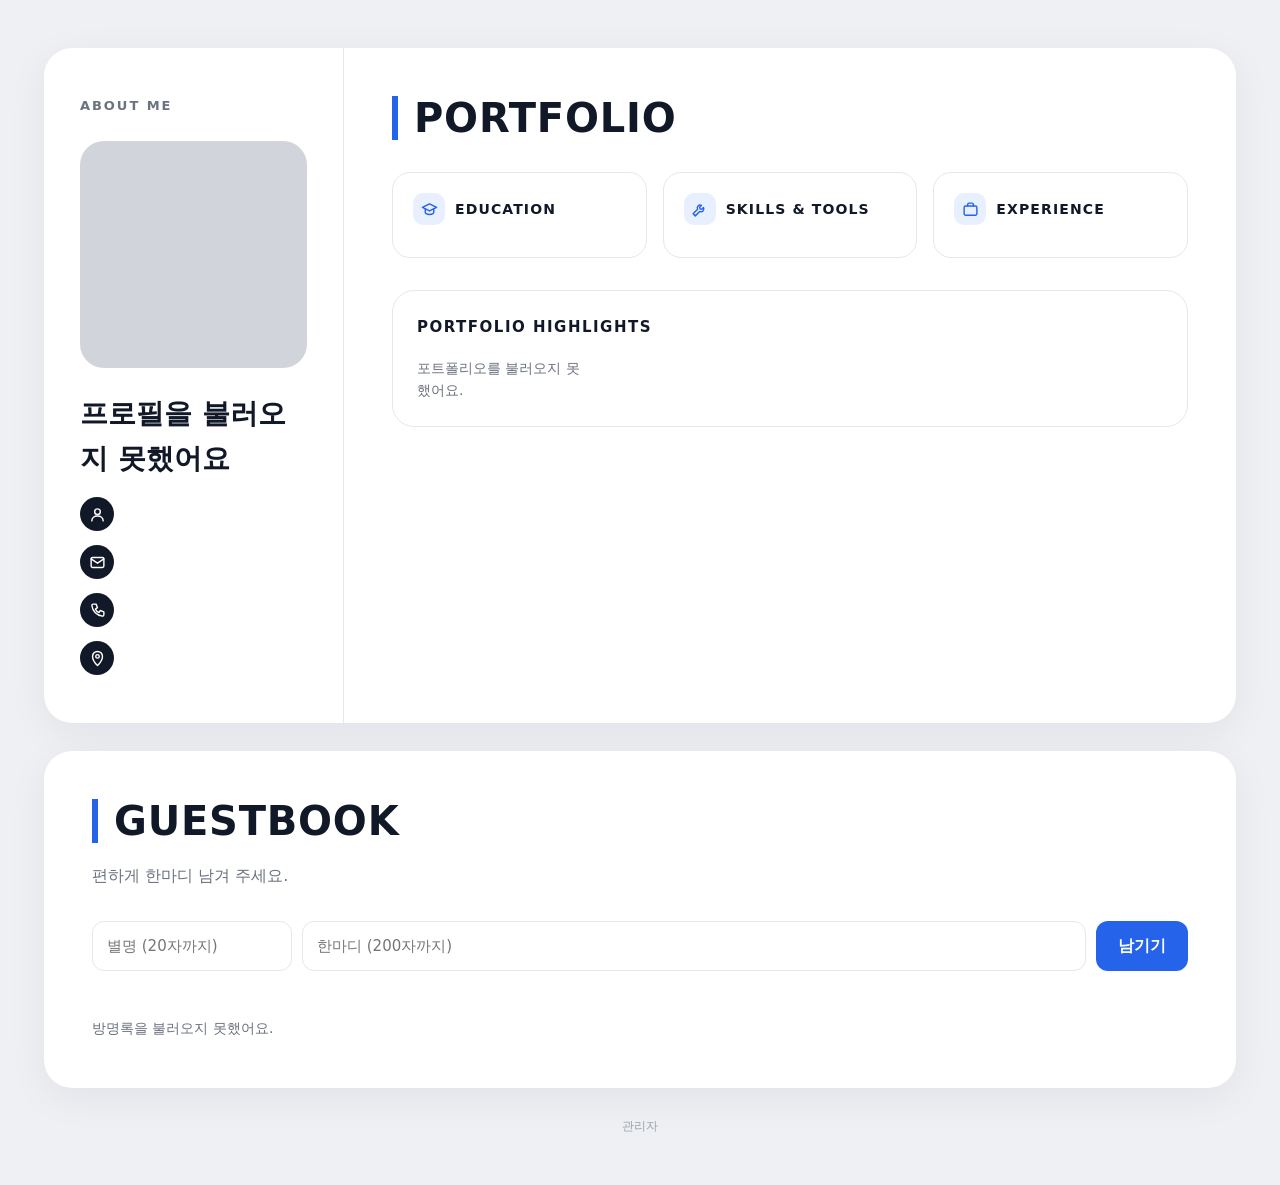
<file: index.html>
<!doctype html>
<html lang="ko">
<head>
  <meta charset="utf-8">
  <meta name="viewport" content="width=device-width, initial-scale=1">
  <title>포트폴리오</title>
  <link rel="stylesheet" href="style.css">
</head>
<body>
  <main class="page">
    <!-- 흰 큰 카드 -->
    <section class="sheet">
      <!-- 왼쪽: ABOUT ME -->
      <aside class="about">
        <p class="section-label">ABOUT ME</p>
        <div class="photo" id="photo"></div>
        <h2 class="about-name" id="name">불러오는 중…</h2>
        <p class="about-title" id="title"></p>
        <p class="badge" id="career-badge" hidden></p>

        <ul class="info">
          <li>
            <span class="info-icon">
              <svg viewBox="0 0 24 24"><circle cx="12" cy="8" r="4"/><path d="M4 21c0-4.4 3.6-7 8-7s8 2.6 8 7"/></svg>
            </span>
            <span id="info-name"></span>
          </li>
          <li>
            <span class="info-icon">
              <svg viewBox="0 0 24 24"><rect x="3" y="5" width="18" height="14" rx="2"/><path d="M3 7l9 6 9-6"/></svg>
            </span>
            <span id="info-email"></span>
          </li>
          <li>
            <span class="info-icon">
              <svg viewBox="0 0 24 24"><path d="M6 3h4l2 5-3 2a11 11 0 0 0 5 5l2-3 5 2v4a2 2 0 0 1-2 2A17 17 0 0 1 4 5a2 2 0 0 1 2-2z"/></svg>
            </span>
            <span id="info-phone"></span>
          </li>
          <li>
            <span class="info-icon">
              <svg viewBox="0 0 24 24"><path d="M12 22s7-7.2 7-13a7 7 0 0 0-14 0c0 5.8 7 13 7 13z"/><circle cx="12" cy="9" r="2.5"/></svg>
            </span>
            <span id="info-location"></span>
          </li>
        </ul>
      </aside>

      <!-- 오른쪽: PORTFOLIO -->
      <div class="content">
        <h1 class="big-title">PORTFOLIO</h1>
        <p class="headline" id="headline"></p>
        <p class="intro" id="intro"></p>

        <div class="facts">
          <div class="fact">
            <h3 class="fact-title">
              <span class="fact-icon">
                <svg viewBox="0 0 24 24"><path d="M2 9l10-5 10 5-10 5z"/><path d="M6 11v5c0 1.7 2.7 3 6 3s6-1.3 6-3v-5"/></svg>
              </span>
              EDUCATION
            </h3>
            <p class="fact-text" id="education"></p>
          </div>
          <div class="fact">
            <h3 class="fact-title">
              <span class="fact-icon">
                <svg viewBox="0 0 24 24"><path d="M14.7 6.3a4 4 0 0 0-5.4 5.4L3 18l3 3 6.3-6.3a4 4 0 0 0 5.4-5.4l-2.5 2.5-2.4-.6-.6-2.4z"/></svg>
              </span>
              SKILLS &amp; TOOLS
            </h3>
            <div class="chips" id="skills"></div>
          </div>
          <div class="fact">
            <h3 class="fact-title">
              <span class="fact-icon">
                <svg viewBox="0 0 24 24"><rect x="3" y="7" width="18" height="13" rx="2"/><path d="M8 7V5a2 2 0 0 1 2-2h4a2 2 0 0 1 2 2v2"/></svg>
              </span>
              EXPERIENCE
            </h3>
            <p class="fact-text" id="experience"></p>
          </div>
        </div>

        <div class="highlights">
          <h3 class="highlights-title">PORTFOLIO HIGHLIGHTS</h3>
          <div class="cards" id="cards">
            <p class="empty">불러오는 중…</p>
          </div>
        </div>

        <blockquote class="quote" id="quote"></blockquote>
      </div>
    </section>

    <!-- 방명록 상자 -->
    <section class="sheet guestbook">
      <h2 class="big-title">GUESTBOOK</h2>
      <p class="intro">편하게 한마디 남겨 주세요.</p>

      <div class="gb-form">
        <input id="gb-nickname" type="text" maxlength="20" placeholder="별명 (20자까지)">
        <input id="gb-message" type="text" maxlength="200" placeholder="한마디 (200자까지)">
        <button type="button" id="gb-submit" class="btn">남기기</button>
      </div>
      <p class="gb-status" id="gb-status"></p>

      <ul class="gb-list" id="gb-list">
        <li class="empty">불러오는 중…</li>
      </ul>
    </section>

    <footer class="footer">
      <a href="admin.html">관리자</a>
    </footer>
  </main>

  <script src="script.js"></script>
</body>
</html>
</file>
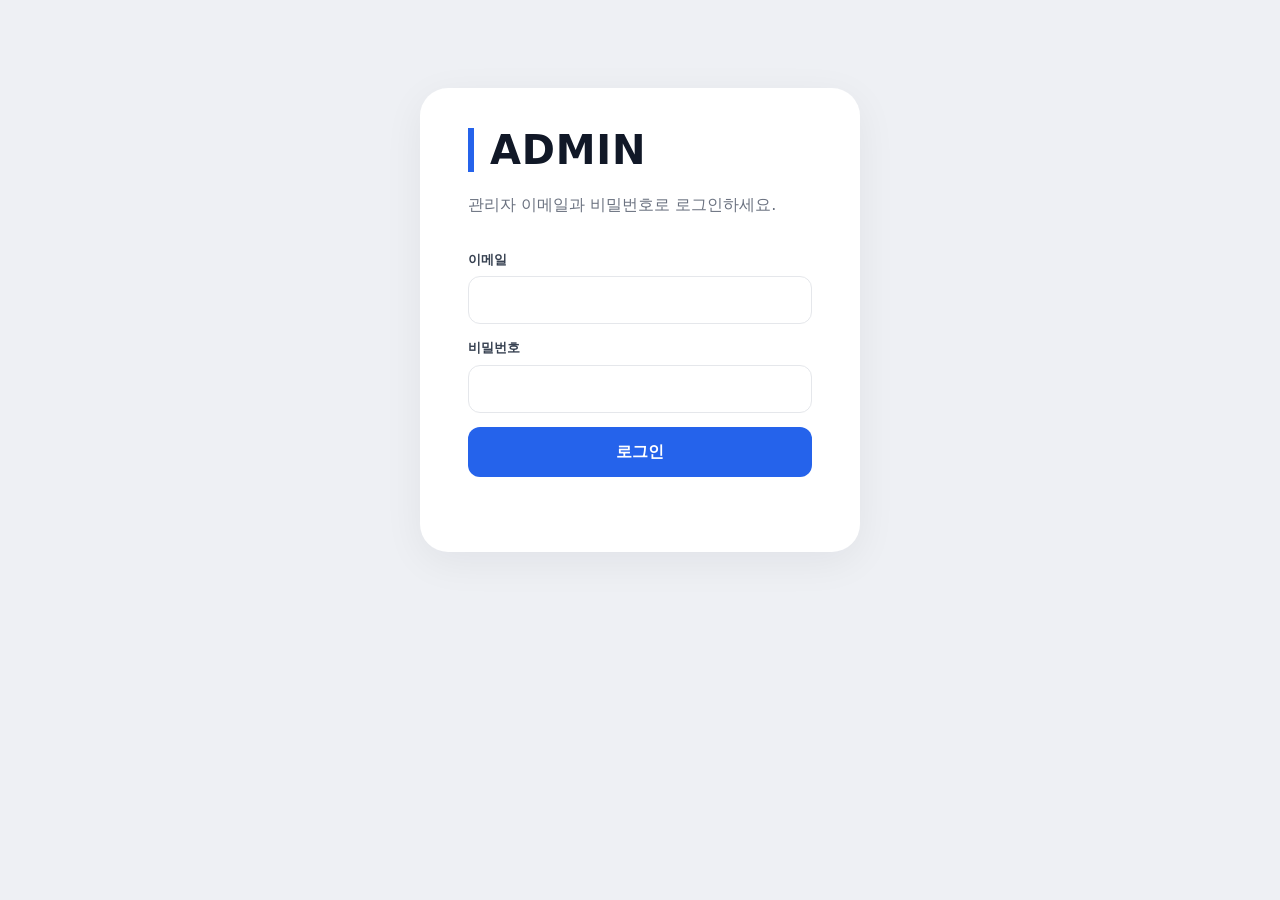
<file: admin.html>
<!doctype html>
<html lang="ko">
<head>
  <meta charset="utf-8">
  <meta name="viewport" content="width=device-width, initial-scale=1">
  <meta name="robots" content="noindex">
  <title>관리자</title>
  <link rel="stylesheet" href="style.css">
  <style>
    /* ===== 관리자 화면에만 쓰는 모양 ===== */
    .admin .sheet { display: block; padding: 40px 48px; margin-bottom: 24px; }
    .admin-top {
      display: flex; align-items: center; justify-content: space-between;
      gap: 16px; flex-wrap: wrap; margin-bottom: 24px;
    }
    .admin-top .big-title { margin: 0; }
    .admin-who { color: var(--gray); font-size: 14px; }
    .sub-title { margin: 0 0 20px; font-size: 22px; font-weight: 800; }

    .login { max-width: 440px; margin: 40px auto; }

    .form { display: grid; grid-template-columns: minmax(0, 1fr); gap: 14px; }
    .form-grid { display: grid; grid-template-columns: repeat(2, 1fr); gap: 14px; }
    .field { display: grid; grid-template-columns: minmax(0, 1fr); gap: 6px; min-width: 0; }
    .field.wide { grid-column: 1 / -1; }
    .field > span { font-size: 13px; font-weight: 700; color: #374151; }
    .field input, .field textarea {
      padding: 11px 13px; border: 1px solid var(--line); border-radius: 12px;
      font: inherit; font-size: 15px; min-width: 0; background: var(--white);
    }
    .field textarea { min-height: 84px; resize: vertical; }
    .field input:focus, .field textarea:focus { outline: 2px solid var(--blue); outline-offset: -1px; }
    .hint { color: var(--gray); font-size: 12px; }

    .file-box {
      display: flex; align-items: center; gap: 12px; flex-wrap: wrap;
      padding: 12px; border: 1px dashed var(--line); border-radius: 12px;
    }
    .file-box .preview {
      width: 72px; height: 72px; border-radius: 12px; background: var(--placeholder);
      overflow: hidden; flex: 0 0 auto;
    }
    .file-box .preview img { width: 100%; height: 100%; object-fit: cover; display: block; }
    .file-box a { color: var(--blue); font-size: 14px; word-break: break-all; }
    .file-box input[type="file"] { font-size: 14px; max-width: 100%; min-width: 0; }

    .row-actions { display: flex; gap: 8px; flex-wrap: wrap; align-items: center; }
    .btn-line {
      padding: 8px 14px; border: 1px solid var(--line); border-radius: 10px;
      background: var(--white); color: var(--text); font: inherit; font-size: 14px; cursor: pointer;
      text-decoration: none;
    }
    .btn-line:hover { border-color: var(--blue); color: var(--blue); }
    .btn-line:disabled { opacity: 0.4; cursor: default; }
    .btn-danger { color: #dc2626; }
    .btn-danger:hover { border-color: #dc2626; color: #dc2626; }

    .msg { min-height: 1.5em; margin: 0; font-size: 14px; color: var(--gray); }
    .msg.ok { color: #16a34a; }
    .msg.error { color: #dc2626; }

    .admin-list { list-style: none; margin: 0; padding: 0; display: grid; gap: 10px; }
    .admin-item {
      display: grid; grid-template-columns: 64px 1fr auto; gap: 14px; align-items: center;
      padding: 12px 14px; border: 1px solid var(--line); border-radius: 14px;
    }
    .admin-item.editing { border-color: var(--blue); background: var(--blue-soft); }
    .thumb { width: 64px; height: 44px; border-radius: 8px; background: var(--placeholder); overflow: hidden; }
    .thumb img { width: 100%; height: 100%; object-fit: cover; display: block; }
    .item-meta { color: var(--blue); font-size: 12px; font-weight: 700; }
    .item-title { font-weight: 800; }
    .item-sub { color: var(--gray); font-size: 13px; }

    .gb-admin-item { grid-template-columns: 1fr auto; }

    .editor { margin-bottom: 24px; padding: 20px; border: 1px solid var(--line); border-radius: 18px; }

    @media (max-width: 600px) {
      .admin .sheet { padding: 28px 20px; }
      .form-grid { grid-template-columns: minmax(0, 1fr); }
      .editor { padding: 14px; }
      .admin-item { grid-template-columns: 1fr; }
      .thumb { width: 100%; height: 120px; }
    }
  </style>
</head>
<body>
  <main class="page admin">

    <!-- 로그인 화면 -->
    <section class="sheet login" id="login-view" hidden>
      <h1 class="big-title">ADMIN</h1>
      <p class="intro">관리자 이메일과 비밀번호로 로그인하세요.</p>
      <div class="form">
        <label class="field"><span>이메일</span>
          <input id="login-email" type="email" autocomplete="username">
        </label>
        <label class="field"><span>비밀번호</span>
          <input id="login-password" type="password" autocomplete="current-password">
        </label>
        <button type="button" class="btn" id="login-btn">로그인</button>
        <p class="msg" id="login-msg"></p>
      </div>
    </section>

    <!-- 관리자가 아닐 때 -->
    <section class="sheet login" id="denied-view" hidden>
      <h1 class="big-title">ADMIN</h1>
      <p class="intro">관리자만 쓸 수 있어요.</p>
      <p class="admin-who" id="denied-who"></p>
      <button type="button" class="btn" data-logout>로그아웃</button>
    </section>

    <!-- 관리자 화면 -->
    <div id="admin-view" hidden>
      <section class="sheet">
        <div class="admin-top">
          <h1 class="big-title">ADMIN</h1>
          <div class="row-actions">
            <span class="admin-who" id="admin-who"></span>
            <a class="btn-line" href="index.html" target="_blank" rel="noopener">방문자 화면 보기</a>
            <button type="button" class="btn-line" data-logout>로그아웃</button>
          </div>
        </div>
        <p class="intro">여기서 바꾼 내용은 방문자 화면을 새로고침하면 바로 보여요.</p>
      </section>

      <!-- 프로필 -->
      <section class="sheet">
        <h2 class="sub-title">프로필</h2>
        <div class="form">
          <div class="field">
            <span>프로필 사진</span>
            <div class="file-box">
              <div class="preview" id="photo-preview"></div>
              <input type="file" id="photo-file" accept="image/png,image/jpeg,image/webp,image/gif">
              <button type="button" class="btn-line btn-danger" id="photo-remove">사진 빼기</button>
            </div>
            <span class="hint">이미지(png, jpg, webp, gif) · 10MB까지. 고르면 저장할 때 올라가요.</span>
          </div>
          <div class="form-grid" id="profile-fields"></div>
          <div class="row-actions">
            <button type="button" class="btn" id="profile-save">프로필 저장</button>
            <p class="msg" id="profile-msg"></p>
          </div>
        </div>
      </section>

      <!-- 포트폴리오 카드 -->
      <section class="sheet">
        <h2 class="sub-title">포트폴리오 카드</h2>

        <div class="editor">
          <h3 class="sub-title" id="editor-title">새 카드 추가</h3>
          <div class="form">
            <div class="form-grid">
              <label class="field"><span>번호</span><input id="p-number" type="text" placeholder="01"></label>
              <label class="field"><span>분류</span><input id="p-category" type="text"></label>
              <label class="field wide"><span>제목 (꼭 적기)</span><input id="p-title" type="text"></label>
              <label class="field wide"><span>설명</span><textarea id="p-description"></textarea></label>
              <label class="field wide"><span>태그 (쉼표로 나누기)</span><input id="p-tags" type="text" placeholder="UI/UX 리드 기획, 총괄 PM"></label>
            </div>

            <div class="field">
              <span>썸네일 이미지</span>
              <div class="file-box">
                <div class="preview" id="thumb-preview"></div>
                <input type="file" id="thumb-file" accept="image/png,image/jpeg,image/webp,image/gif">
                <button type="button" class="btn-line btn-danger" id="thumb-remove">썸네일 빼기</button>
              </div>
              <span class="hint">이미지(png, jpg, webp, gif) · 10MB까지</span>
            </div>

            <div class="field">
              <span>첨부 파일</span>
              <div class="file-box">
                <span id="attach-current" class="hint">없음</span>
                <input type="file" id="attach-file" accept="application/pdf,image/png,image/jpeg,image/webp,image/gif">
                <button type="button" class="btn-line btn-danger" id="attach-remove">첨부 빼기</button>
              </div>
              <span class="hint">PDF 또는 이미지 · 10MB까지. 방문자가 카드를 누르면 이 파일이 열려요.</span>
            </div>

            <div class="row-actions">
              <button type="button" class="btn" id="p-save">카드 추가</button>
              <button type="button" class="btn-line" id="p-cancel" hidden>수정 취소</button>
              <p class="msg" id="p-msg"></p>
            </div>
          </div>
        </div>

        <ul class="admin-list" id="project-list"></ul>
      </section>

      <!-- 좋아요 -->
      <section class="sheet">
        <h2 class="sub-title">좋아요</h2>
        <ul class="admin-list" id="like-list"></ul>
        <p class="msg" id="like-msg"></p>
      </section>

      <!-- 방명록 -->
      <section class="sheet">
        <h2 class="sub-title">방명록</h2>
        <p class="msg" id="gb-admin-msg"></p>
        <ul class="admin-list" id="gb-admin-list"></ul>
      </section>
    </div>
  </main>

  <script src="admin.js"></script>
</body>
</html>
</file>
<file: style.css>
/* ===== 기본 색과 글꼴 ===== */
:root {
  --bg: #eef0f4;          /* 연회색 바탕 */
  --white: #ffffff;
  --blue: #2563eb;        /* 파란 강조색 */
  --blue-soft: #e8efff;
  --text: #111827;
  --gray: #6b7280;
  --line: #e5e7eb;
  --placeholder: #d1d5db; /* 사진이 없을 때 회색 자리 */
}

* { box-sizing: border-box; }

/* hidden 이 붙은 것은 언제나 숨긴다 */
[hidden] { display: none !important; }

body {
  margin: 0;
  background: var(--bg);
  color: var(--text);
  font-family: "Pretendard", "Apple SD Gothic Neo", "Malgun Gothic", system-ui, sans-serif;
  line-height: 1.6;
}

.page {
  max-width: 1240px;
  margin: 0 auto;
  padding: 48px 24px;
}

/* ===== 흰 큰 카드 ===== */
.sheet {
  background: var(--white);
  border-radius: 28px;
  box-shadow: 0 10px 40px rgba(17, 24, 39, 0.06);
  display: grid;
  grid-template-columns: 300px 1fr;
}

/* ===== 왼쪽 ABOUT ME ===== */
.about {
  padding: 48px 36px;
  border-right: 1px solid var(--line);
}

.section-label {
  margin: 0 0 24px;
  font-size: 13px;
  font-weight: 700;
  letter-spacing: 0.15em;
  color: var(--gray);
}

.photo {
  width: 100%;
  aspect-ratio: 1 / 1;
  border-radius: 24px;
  background: var(--placeholder);
  overflow: hidden;
}
.photo img {
  width: 100%;
  height: 100%;
  object-fit: cover;
  display: block;
}

.about-name {
  margin: 24px 0 4px;
  font-size: 28px;
  font-weight: 800;
}

.about-title {
  margin: 0 0 16px;
  color: var(--blue);
  font-weight: 700;
}

.badge {
  display: inline-block;
  margin: 0 0 28px;
  padding: 6px 14px;
  border: 1.5px solid var(--blue);
  border-radius: 999px;
  color: var(--blue);
  font-size: 14px;
  font-weight: 700;
}

.info {
  list-style: none;
  margin: 0;
  padding: 0;
  display: grid;
  gap: 14px;
}
.info li {
  display: flex;
  align-items: center;
  gap: 12px;
  font-size: 15px;
  word-break: break-all;
}

/* 동그란 검정 아이콘 */
.info-icon {
  flex: 0 0 34px;
  width: 34px;
  height: 34px;
  border-radius: 50%;
  background: var(--text);
  display: grid;
  place-items: center;
}
.info-icon svg,
.fact-icon svg {
  width: 17px;
  height: 17px;
  fill: none;
  stroke: currentColor;
  stroke-width: 2;
  stroke-linecap: round;
  stroke-linejoin: round;
}
.info-icon svg { color: var(--white); }

/* ===== 오른쪽 PORTFOLIO ===== */
.content {
  padding: 48px 48px 40px;
  min-width: 0;
}

/* 파란 세로 막대가 붙은 큰 제목 */
.big-title {
  margin: 0 0 20px;
  padding-left: 16px;
  border-left: 6px solid var(--blue);
  font-size: 40px;
  font-weight: 900;
  line-height: 1.1;
  letter-spacing: 0.02em;
}

.headline {
  margin: 0 0 12px;
  font-size: 22px;
  font-weight: 800;
  line-height: 1.5;
}
/* 이름에 파란 밑줄 */
.headline .hl {
  color: var(--blue);
  text-decoration: underline;
  text-decoration-thickness: 3px;
  text-underline-offset: 6px;
}

.intro {
  margin: 0 0 32px;
  color: var(--gray);
  white-space: pre-line;
}

/* EDUCATION · SKILLS & TOOLS · EXPERIENCE 세 칸 */
.facts {
  display: grid;
  grid-template-columns: repeat(3, 1fr);
  gap: 16px;
  margin-bottom: 32px;
}
.fact {
  padding: 20px;
  border: 1px solid var(--line);
  border-radius: 18px;
}
.fact-title {
  display: flex;
  align-items: center;
  gap: 10px;
  margin: 0 0 12px;
  font-size: 14px;
  font-weight: 800;
  letter-spacing: 0.08em;
}
.fact-icon {
  width: 32px;
  height: 32px;
  border-radius: 10px;
  background: var(--blue-soft);
  color: var(--blue);
  display: grid;
  place-items: center;
}
.fact-text {
  margin: 0;
  color: var(--gray);
  font-size: 14px;
  white-space: pre-line;
}

.chips {
  display: flex;
  flex-wrap: wrap;
  gap: 6px;
}
.chip {
  padding: 3px 10px;
  border-radius: 999px;
  background: #f3f4f6;
  color: #374151;
  font-size: 13px;
}

/* PORTFOLIO HIGHLIGHTS: 연한 테두리 상자 */
.highlights {
  padding: 24px;
  border: 1px solid var(--line);
  border-radius: 22px;
  margin-bottom: 32px;
}
.highlights-title {
  margin: 0 0 18px;
  font-size: 15px;
  font-weight: 800;
  letter-spacing: 0.1em;
}

.cards {
  display: grid;
  grid-template-columns: repeat(4, 1fr);
  gap: 16px;
}

.card {
  display: flex;
  flex-direction: column;
  border: 1px solid var(--line);
  border-radius: 16px;
  background: var(--white);
  overflow: hidden;
  transition: box-shadow 0.15s, transform 0.15s;
}
.card:hover {
  box-shadow: 0 8px 24px rgba(17, 24, 39, 0.08);
  transform: translateY(-2px);
}

/* 카드 전체를 누르는 버튼 (썸네일 + 글) */
.card-open {
  flex: 1;
  display: block;
  width: 100%;
  padding: 0;
  border: 0;
  background: none;
  text-align: left;
  font: inherit;
  color: inherit;
  cursor: pointer;
}
.card-open:disabled { cursor: default; }

/* 브라우저 창 모양 썸네일 */
.browser {
  margin: 12px 12px 0;
  border: 1px solid var(--line);
  border-radius: 10px;
  overflow: hidden;
}
.browser-bar {
  display: flex;
  gap: 5px;
  padding: 7px 9px;
  background: #f3f4f6;
  border-bottom: 1px solid var(--line);
}
.browser-bar span {
  width: 8px;
  height: 8px;
  border-radius: 50%;
  background: var(--placeholder);
}
.browser-bar span:nth-child(1) { background: #f87171; }
.browser-bar span:nth-child(2) { background: #fbbf24; }
.browser-bar span:nth-child(3) { background: #34d399; }
.browser-view {
  aspect-ratio: 16 / 10;
  background: var(--placeholder);
}
.browser-view img {
  width: 100%;
  height: 100%;
  object-fit: cover;
  display: block;
}

.card-body { padding: 14px 14px 4px; }

.card-meta {
  margin: 0 0 4px;
  color: var(--blue);
  font-size: 12px;
  font-weight: 700;
}
.card-title {
  margin: 0 0 6px;
  font-size: 16px;
  font-weight: 800;
  line-height: 1.4;
}
/* 두 줄 설명 */
.card-desc {
  margin: 0 0 10px;
  color: var(--gray);
  font-size: 13px;
  display: -webkit-box;
  -webkit-line-clamp: 2;
  -webkit-box-orient: vertical;
  overflow: hidden;
}
.tags {
  display: flex;
  flex-wrap: wrap;
  gap: 5px;
}
.tag {
  padding: 2px 8px;
  border-radius: 6px;
  background: #f3f4f6;
  color: var(--gray);
  font-size: 12px;
}

/* 하트 좋아요 버튼 */
.like {
  align-self: flex-start;
  display: inline-flex;
  align-items: center;
  gap: 6px;
  margin: 8px 14px 14px;
  padding: 5px 12px;
  border: 1px solid var(--line);
  border-radius: 999px;
  background: var(--white);
  color: var(--gray);
  font: inherit;
  font-size: 13px;
  cursor: pointer;
}
.like svg {
  width: 16px;
  height: 16px;
  fill: none;
  stroke: currentColor;
  stroke-width: 2;
}
.like:hover { border-color: #f87171; color: #ef4444; }
.like.liked {
  border-color: #fecaca;
  background: #fef2f2;
  color: #ef4444;
  cursor: default;
}
.like.liked svg { fill: currentColor; }

/* 맨 아래 기울어진 인용 */
.quote {
  margin: 0;
  padding: 4px 0 0;
  color: var(--gray);
  font-style: italic;
  font-size: 17px;
  text-align: center;
}
.quote:not(:empty)::before { content: "“"; }
.quote:not(:empty)::after  { content: "”"; }

.empty {
  margin: 0;
  color: var(--gray);
  font-size: 14px;
}

/* ===== 방명록 상자 ===== */
.guestbook {
  display: block;
  margin-top: 28px;
  padding: 48px;
}

.gb-form {
  display: grid;
  grid-template-columns: 200px 1fr auto;
  gap: 10px;
}
.gb-form input {
  padding: 12px 14px;
  border: 1px solid var(--line);
  border-radius: 12px;
  font: inherit;
  font-size: 15px;
  min-width: 0;
}
.gb-form input:focus {
  outline: 2px solid var(--blue);
  outline-offset: -1px;
}

.btn {
  padding: 12px 22px;
  border: 0;
  border-radius: 12px;
  background: var(--blue);
  color: var(--white);
  font: inherit;
  font-weight: 700;
  cursor: pointer;
}
.btn:disabled { opacity: 0.6; cursor: default; }

.gb-status {
  min-height: 1.6em;
  margin: 8px 0 16px;
  color: var(--gray);
  font-size: 14px;
}
.gb-status.error { color: #dc2626; }

.gb-list {
  list-style: none;
  margin: 0;
  padding: 0;
  display: grid;
  gap: 10px;
}
.gb-item {
  padding: 14px 18px;
  border: 1px solid var(--line);
  border-radius: 14px;
}
.gb-head {
  display: flex;
  justify-content: space-between;
  gap: 12px;
  margin-bottom: 4px;
}
.gb-nick { font-weight: 700; }
.gb-date { color: var(--gray); font-size: 13px; }
.gb-msg  { margin: 0; color: #374151; white-space: pre-wrap; word-break: break-word; }

/* ===== 맨 아래 작은 관리자 링크 ===== */
.footer {
  margin-top: 24px;
  text-align: center;
}
.footer a {
  color: #9ca3af;
  font-size: 12px;
  text-decoration: none;
}
.footer a:hover { color: var(--blue); }

/* ===== 화면 폭에 따라 ===== */
@media (max-width: 1100px) {
  .cards { grid-template-columns: repeat(2, 1fr); }
}

@media (max-width: 860px) {
  .sheet { grid-template-columns: 1fr; }
  .about { border-right: 0; border-bottom: 1px solid var(--line); }
  .photo { max-width: 220px; }
  .facts { grid-template-columns: 1fr; }
}

/* 휴대폰: 모두 한 줄로 쌓인다 */
@media (max-width: 600px) {
  .page { padding: 16px; }
  .sheet { border-radius: 20px; }
  .about, .content, .guestbook { padding: 28px 20px; }
  .big-title { font-size: 30px; }
  .headline { font-size: 19px; }
  .cards { grid-template-columns: 1fr; }
  .highlights { padding: 16px; }
  .gb-form { grid-template-columns: 1fr; }
}
</file>
